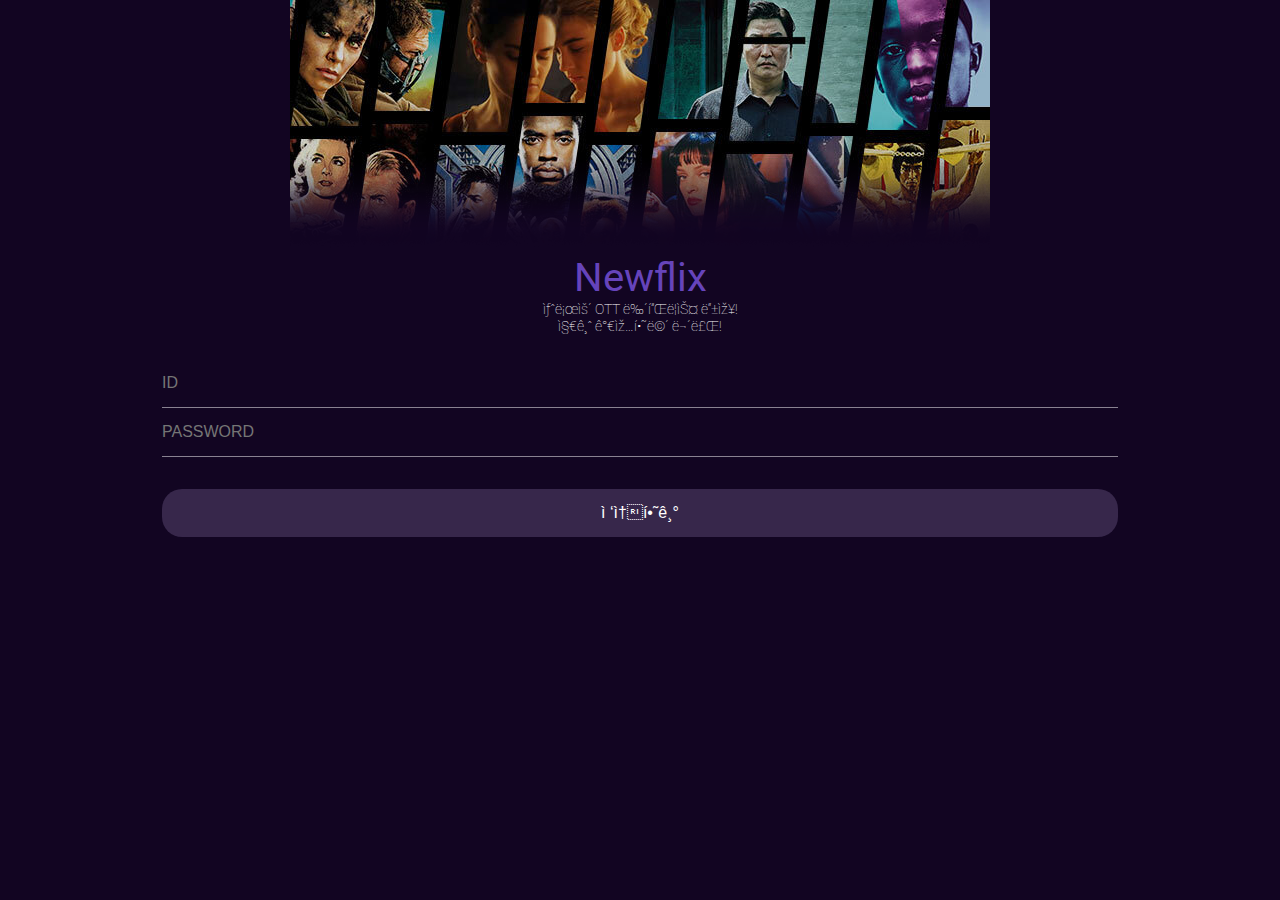
<file: 4/index.html>
<!DOCTYPE html>
<html lang = "ko">
    <head>
        <meta charset="UTF-B" />
        <meta http-equiv="X-UA-Compatible" content="IE=edge"/>
        <meta name="viewpart" content="width=device-width, initial-scale = 1.0" />
        <title>Newflix</title>
        <link rel="stylesheet" href="./css/login.css" />
    </head>
    <body>
        <div class="login-title">
            <img src="./img/login-img.png" class="login-img" />
            <h1 class="login-title__maintext">Newflix</h1>
            <p class="login-title__subtext">
                새로운 OTT 뉴플릭스 등장! </br>
                지금 가입하면 무료!
            </p>
        </div>
        <form action="find.html" class="login-form">
            <input
            name="username"
            type="text"
            required
            autocomplete="off"
            placeholder="ID"
        />
        <input
        name="password"
        type="password"
        required
        autocomplete="off"
        placeholder="PASSWORD"
        />
        <input type="submit" value="접속하기"/>
        </form>
    </body>
</html>
</file>
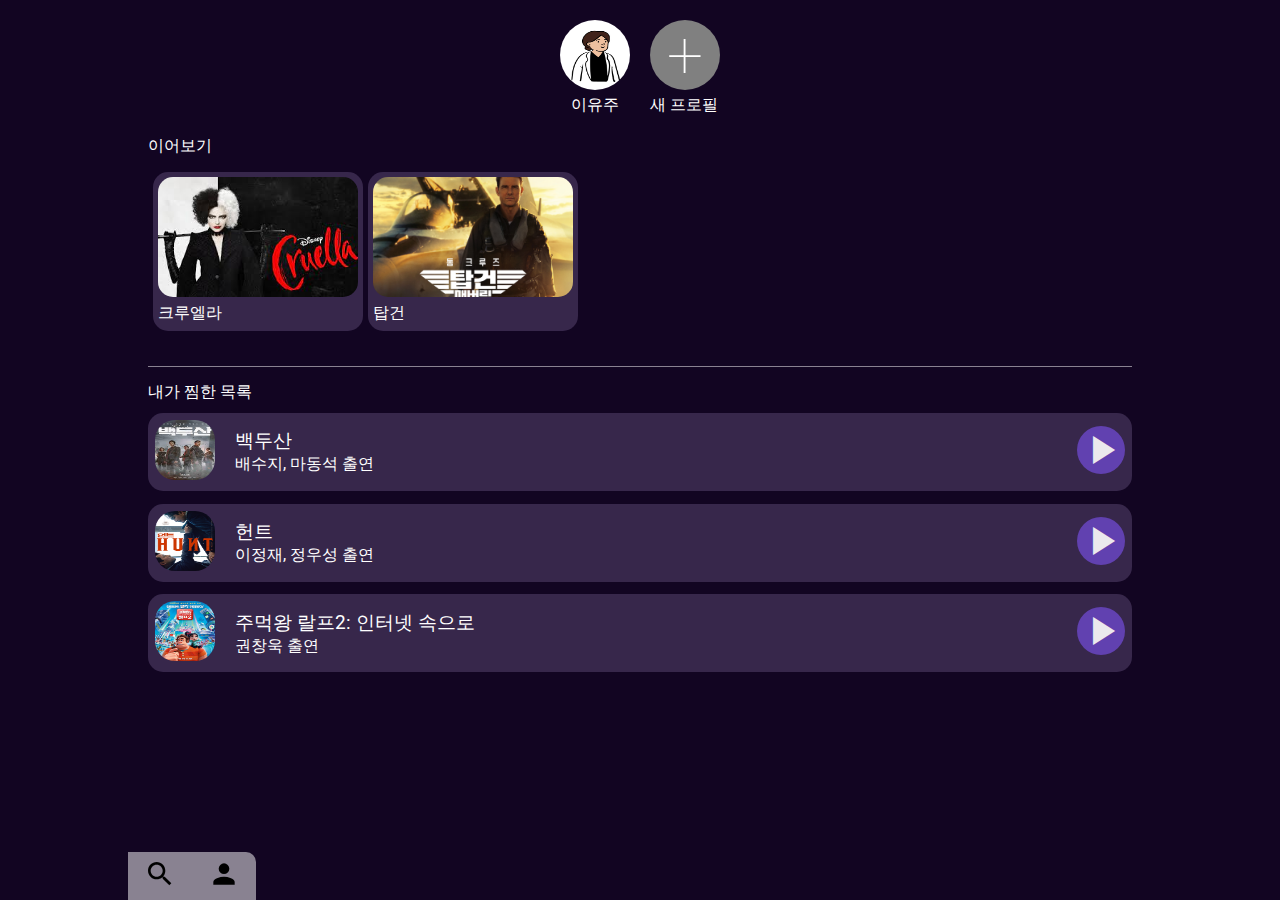
<file: 4/mypage.html>
<!DOCTYPE html>
<html lang = "ko">
<head>
        <meta charset="UTF-8" />
        <meta http-equiv="X-UA-Compatible" content="IE=edge"/>
        <meta name="viewport" content="width=device-width, initial-scale = 1.0" />
        <title>My page</title>
        <link rel="stylesheet" href="./css/mypage.css" />
    </head>
    <body>
        <div class="display-flex-center">
            <div class="user-component position-relative display-flex-center">
                <img src="./img/myprofile.jpg" class="user-component__profile" />
                <div class="user-component__id">이유주</div> 
            </div>
            <div class="user-component">
                <div
                  class="user-component__profile add-profile-btn display-flex-center"
                  >
              <span>+</span>
            </div>
            <div class="user-component__id"> 새 프로필</div>
            </div>
        </div>

        <div class="continue-watching">
            <p class="continue-watching__header">이어보기</p>
            <ul class="continue-watching__imges">
                <li>
                    <div class="continue-watching__card">
                        <img src="./img/mypage-continueWatch-01.jpg" />
                        <span class="continue-watching__title"> 크루엘라 </span>
                    </div>
                </li>
                <li>
                    <div class="continue-watching__card">
                        <img src="./img/mypage-continueWatch-02.jpg" />
                        <span class="continue-watching__title"> 탑건</span>
                    </div>
                </li>
            </ul>
        </div>

        <div class="wishlist">
            <p class="wishlist__header">내가 찜한 목록</p>
            <div class="wishlist-container">
              <div class="wishlist-item">
                <div>
                  <img src="./img/mypage-wishlist-01.jpg" class="wishlist__img" />
                </div>
                <div class="wishlist-info">
                  <span class="wishlist__title">백두산</span>
                  <span class="wishlist__subtitle">배수지, 마동석 출연</span>
                </div>
                <div class="wishlist-play-btn">
                  <span class="material-icons"> play_arrow </span>
                </div>
              </div>
      
              <div class="wishlist-item">
                <div>
                  <img src="./img/mypage-wishlist-02.jpg" class="wishlist__img" />
                </div>
                <div class="wishlist-info">
                  <span class="wishlist__title">헌트</span>
                  <span class="wishlist__subtitle">이정재, 정우성 출연</span>
                </div>
                <div class="wishlist-play-btn">
                  <span class="material-icons"> play_arrow </span>
                </div>
              </div>
      

        <div class="wishlist-item">
            <div>

            <img src="./img/mypage-wishlist-03.jpg" class="wishlist__img" />
        </div>
        <div class="wishlist-info">
            <span class="wishlist__title">주먹왕 랄프2: 인터넷 속으로</span>
            <span class="wishlist__subtitle"> 권창욱 출연 </span>
        </div>
        <div class="wishlist-play-btn">
            <span class="material-icons"> play_arrow</span>
        </div>
        </div>
    </div>
</div>

        <div class="navigation-bar">
            <a href="find.html">
                <span class="material-icons-outlined"> search </span>
              </a>
              <a href="mypage.html">
                <span class="material-icons"> person </span>
              </a>
        
        </div>
    </body>
</file>
<file: 4/css/login.css>
@import "./global.css";

html,
body {
    overflow: hidden;
}
.login-title {
    text-align: center;
}
.login-title__maintext {
    font-size: 2.5rem;
    color: var(--purple);
}
.login-title__subtext {
    font-size: 0.9rem;
    font-weight: 100;
}
.login-form {
    display: flex;
    flex-direction: column;
    margin: 1.5rem;
}
.login-form input{
    padding: 15px 0;
    margin: 0 10px;
    background-color: var(--backgroud-purple);
    font-size: 1em;
}
.login-form input:not([type="submit"]){
    color: white;
    border-bottom: 1px solid var(--border-color);
    transition:border-color 0.3s ease-in-out;
}
.login-form input:focus {
    border-color: white;
}
.login-form input[type="submit"] {
    color: white;
    background-color: var(--darkpurple);
    border-radius: 20px;
    margin-top: 2rem;
    transition: backgroud-color 0.2s ease-in-out;
}
.login-form input [type="submit"]:active {
    background-color: var(--purple);
}
</file>
<file: 4/css/mypage.css>
@import "./global.css";

.user-component {
    padding: 20px 10px;
    flex-direction: column;
}
.user-component__profile {
    width: 70px;
    height: 70px;
    border-radius: 50%;
}
.user-component__id{
    padding-top: 0.3rem;
    font-size: 1rem;
}
.add-profile-btn {
    background-color: gray;
    width: 70px;
    height: 70px;
    font-size: 4rem;
    font-weight: 100;
    color: white;
}

.continue-watching__imges img{
    width: 200px;
    height: 120px;
    border-radius: 15px;
    object-fit: cover;
}
.continue-watching {
    margin-bottom: 25px;
    padding: 0 20px;
    padding-bottom: 10px;
}
.continue-watching__imges {
    list-style: none;
    display: flex;
    overflow-x: auto;
}
.continue-watching__card {
    background-color: var(--darkpurple);
    padding: 5px;
    border-radius: 15px;
}
.continue-watching__header {
    margin-bottom: 15px;
}
.continue-watching__imges li{
    margin-left: 5px;
}
.continue-watching__title{
    display: block;
    margin: 2px 0;
}

.wishlist__img {
    width: 60px;
    height: 60px;
    border-radius: 20px;
}
.wishlist__header {
    border-top: 1px solid var(--border-color);
    padding-top: 15px;
    margin-bottom: 10px;
}
.wishlist-item {
    margin-bottom: 0.8rem;
    display: flex;
    align-items: center;
    justify-content: space-between;
    background-color: var(--darkpurple);
    padding: 7px;
    border-radius: 15px;
}
.wishlist-info{
    display: flex;
    flex-direction: column;
    width: 100%
    padding-left: 20px;
}
.wishlist-info{
    display: flex;
    flex-direction: column;
    width: 100%;
    padding-left: 20px;
}
.wishlist__title{
    font-size: 1.2rem;
}
.wishlist__subtitle{
    font: size 0.9rem;
}
.wishlist-play-btn span {
    background-color: var(--purple);
    border-radius: 50%;
    opacity: 0.9;
    font-size: 3rem;
}
.wishlist {
    padding:0 20px 10px 20px
}
</file>
